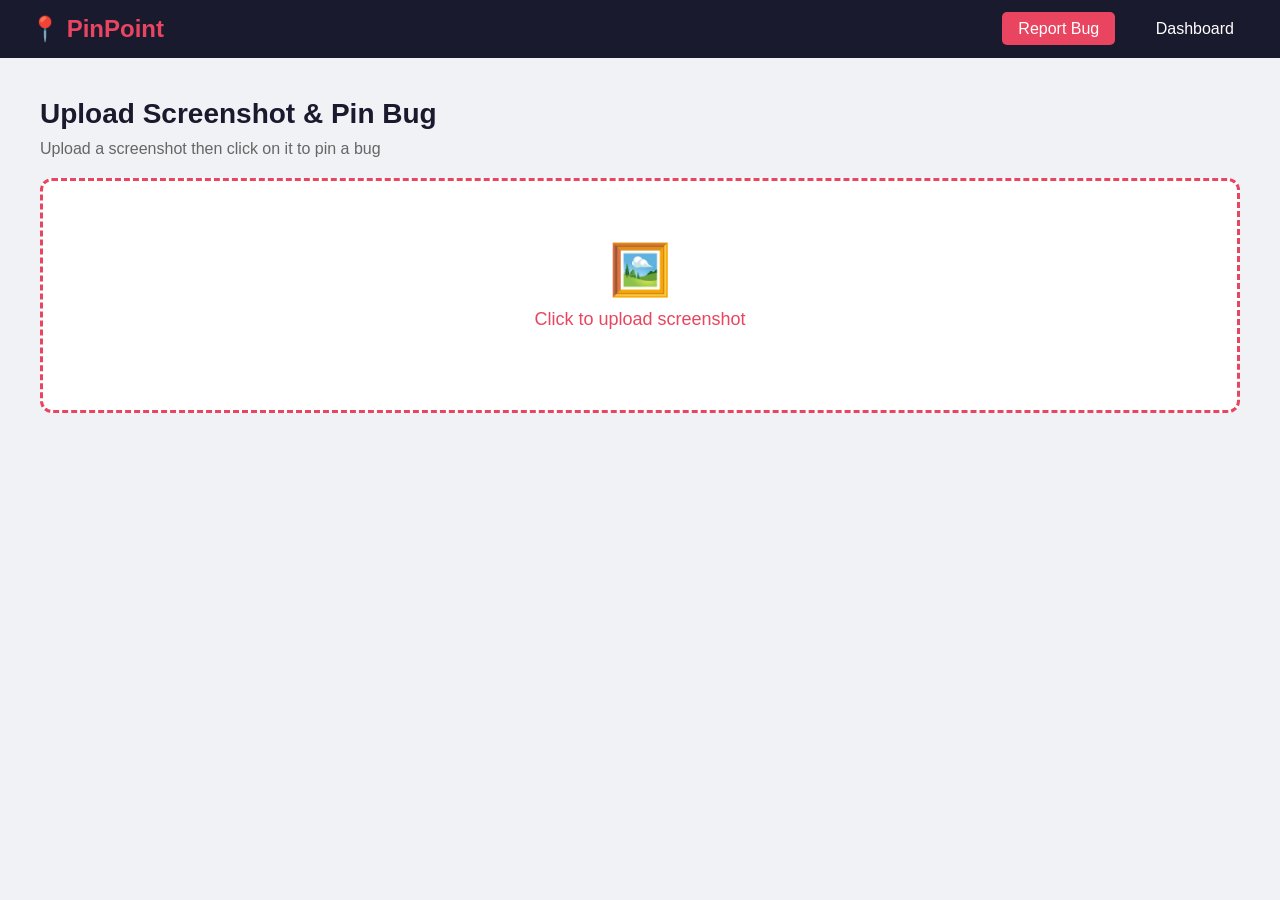
<file: frontend/index.html>
<!DOCTYPE html>
<html lang="en">
<head>
    <meta charset="UTF-8">
    <meta name="viewport" content="width=device-width, initial-scale=1.0">
    <title>PinPoint — Visual Bug Tracker</title>
    <link rel="stylesheet" href="style.css">
</head>
<body>

    <!-- Header -->
    <header>
        <div class="logo">📍 PinPoint</div>
        <nav>
            <a href="index.html" class="active">Report Bug</a>
            <a href="dashboard.html">Dashboard</a>
        </nav>
    </header>

    <!-- Main -->
    <main>
        <div class="upload-section">
            <h2>Upload Screenshot & Pin Bug</h2>
            <p>Upload a screenshot then click on it to pin a bug</p>

            <!-- Upload Box -->
            <div class="upload-box" id="uploadBox">
                <input type="file" id="fileInput" accept="image/*" hidden>
                <div id="uploadPrompt" onclick="document.getElementById('fileInput').click()">
                    <span>🖼️</span>
                    <p>Click to upload screenshot</p>
                </div>
            </div>

            <!-- Canvas for annotation -->
            <div class="canvas-container" id="canvasContainer" style="display:none">
                <canvas id="annotationCanvas"></canvas>
            </div>
        </div>
    </main>

    <!-- Bug Form Popup -->
    <div class="popup-overlay" id="popupOverlay" style="display:none">
        <div class="popup">
            <h3>📍 Pin Bug Here</h3>
            <input type="text" id="bugTitle" placeholder="Bug Title" />
            <textarea id="bugDescription" placeholder="Describe the bug..."></textarea>
            <input type="text" id="assignedTo" placeholder="Assign to (developer name)" />
            <div class="popup-buttons">
                <button onclick="saveBug()">Save Bug</button>
                <button onclick="closePopup()" class="cancel">Cancel</button>
            </div>
        </div>
    </div>

    <script src="app.js"></script>
</body>
</html>
</file>
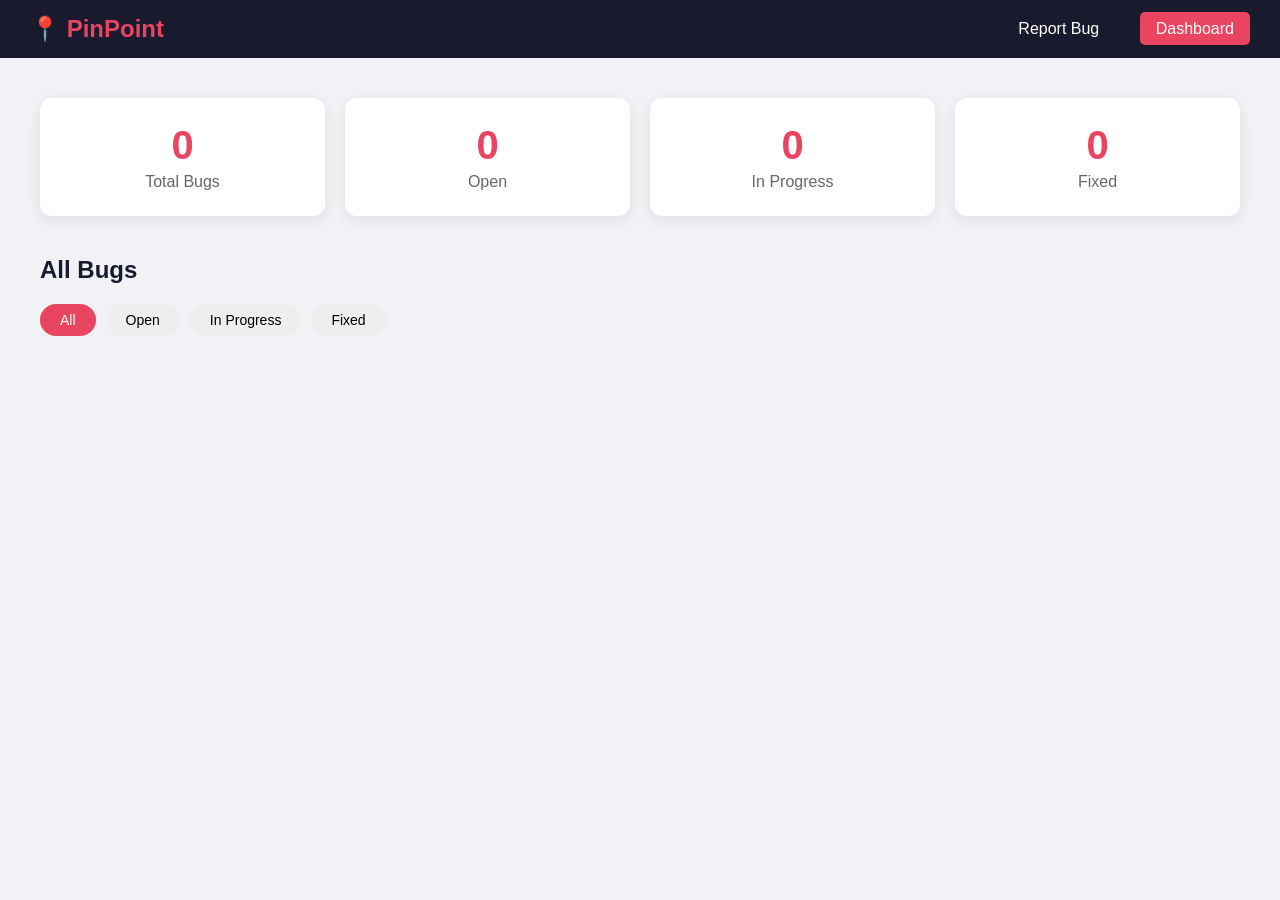
<file: frontend/dashboard.html>
<!DOCTYPE html>
<html lang="en">
<head>
    <meta charset="UTF-8">
    <meta name="viewport" content="width=device-width, initial-scale=1.0">
    <title>PinPoint — Dashboard</title>
    <link rel="stylesheet" href="style.css">
    <style>
        .dashboard-container {
            padding: 40px;
        }

        .stats {
            display: flex;
            gap: 20px;
            margin-bottom: 40px;
        }

        .stat-card {
            background: #fff;
            padding: 25px;
            border-radius: 12px;
            flex: 1;
            text-align: center;
            box-shadow: 0 4px 15px rgba(0,0,0,0.08);
        }

        .stat-card h3 {
            font-size: 40px;
            color: #e94560;
        }

        .stat-card p {
            color: #666;
            margin-top: 5px;
        }

        .bugs-section h2 {
            font-size: 24px;
            margin-bottom: 20px;
            color: #1a1a2e;
        }

        .filter-buttons {
            display: flex;
            gap: 10px;
            margin-bottom: 20px;
        }

        .filter-buttons button {
            padding: 8px 20px;
            border: none;
            border-radius: 20px;
            cursor: pointer;
            background: #eee;
            font-size: 14px;
            transition: 0.3s;
        }

        .filter-buttons button.active,
        .filter-buttons button:hover {
            background: #e94560;
            color: #fff;
        }

        .bug-card {
            background: #fff;
            padding: 20px;
            border-radius: 12px;
            margin-bottom: 15px;
            box-shadow: 0 4px 15px rgba(0,0,0,0.08);
            display: flex;
            justify-content: space-between;
            align-items: center;
        }

        .bug-info h4 {
            font-size: 18px;
            color: #1a1a2e;
            margin-bottom: 5px;
        }

        .bug-info p {
            color: #666;
            font-size: 14px;
        }

        .bug-actions {
            display: flex;
            gap: 10px;
            align-items: center;
        }

        .status-badge {
            padding: 5px 15px;
            border-radius: 20px;
            font-size: 12px;
            font-weight: bold;
        }

        .OPEN { background: #fff0f3; color: #e94560; }
        .IN_PROGRESS { background: #fff8e1; color: #f59e0b; }
        .FIXED { background: #f0fff4; color: #10b981; }

        .action-btn {
            padding: 8px 15px;
            border: none;
            border-radius: 8px;
            cursor: pointer;
            font-size: 13px;
            transition: 0.3s;
        }

        .progress-btn { background: #f59e0b; color: #fff; }
        .fix-btn { background: #10b981; color: #fff; }
        .delete-btn { background: #ef4444; color: #fff; }

        .no-bugs {
            text-align: center;
            padding: 60px;
            color: #666;
            font-size: 18px;
        }
    </style>
</head>
<body>

    <header>
        <div class="logo">📍 PinPoint</div>
        <nav>
            <a href="index.html">Report Bug</a>
            <a href="dashboard.html" class="active">Dashboard</a>
        </nav>
    </header>

    <div class="dashboard-container">

        <!-- Stats -->
        <div class="stats">
            <div class="stat-card">
                <h3 id="totalCount">0</h3>
                <p>Total Bugs</p>
            </div>
            <div class="stat-card">
                <h3 id="openCount">0</h3>
                <p>Open</p>
            </div>
            <div class="stat-card">
                <h3 id="progressCount">0</h3>
                <p>In Progress</p>
            </div>
            <div class="stat-card">
                <h3 id="fixedCount">0</h3>
                <p>Fixed</p>
            </div>
        </div>

        <!-- Bugs List -->
        <div class="bugs-section">
            <h2>All Bugs</h2>

            <div class="filter-buttons">
                <button class="active" onclick="filterBugs('ALL', this)">All</button>
                <button onclick="filterBugs('OPEN', this)">Open</button>
                <button onclick="filterBugs('IN_PROGRESS', this)">In Progress</button>
                <button onclick="filterBugs('FIXED', this)">Fixed</button>
            </div>

            <div id="bugsList"></div>
        </div>
    </div>

    <script>
        let allBugs = [];

        // Load bugs on page load
        async function loadBugs() {
            try {
                const response = await fetch('http://localhost:8080/api/bugs');
                allBugs = await response.json();
                updateStats();
                renderBugs(allBugs);
            } catch (error) {
                console.error('Error loading bugs:', error);
            }
        }

        // Update stats
        function updateStats() {
            document.getElementById('totalCount').textContent = allBugs.length;
            document.getElementById('openCount').textContent = allBugs.filter(b => b.status === 'OPEN').length;
            document.getElementById('progressCount').textContent = allBugs.filter(b => b.status === 'IN_PROGRESS').length;
            document.getElementById('fixedCount').textContent = allBugs.filter(b => b.status === 'FIXED').length;
        }

        // Render bugs
        function renderBugs(bugs) {
            const list = document.getElementById('bugsList');
            if (bugs.length === 0) {
                list.innerHTML = '<div class="no-bugs">🎉 No bugs found!</div>';
                return;
            }
            list.innerHTML = bugs.map(bug => `
                <div class="bug-card">
                    <div class="bug-info">
                        <h4>${bug.title}</h4>
                        <p>${bug.description || 'No description'} • Assigned to: <b>${bug.assignedTo || 'Unassigned'}</b></p>
                    </div>
                    <div class="bug-actions">
                        <span class="status-badge ${bug.status}">${bug.status}</span>
                        ${bug.status === 'OPEN' ? `<button class="action-btn progress-btn" onclick="updateStatus(${bug.id}, 'IN_PROGRESS')">In Progress</button>` : ''}
                        ${bug.status === 'IN_PROGRESS' ? `<button class="action-btn fix-btn" onclick="updateStatus(${bug.id}, 'FIXED')">Mark Fixed</button>` : ''}
                        <button class="action-btn delete-btn" onclick="deleteBug(${bug.id})">Delete</button>
                    </div>
                </div>
            `).join('');
        }

        // Filter bugs
        function filterBugs(status, btn) {
            document.querySelectorAll('.filter-buttons button').forEach(b => b.classList.remove('active'));
            btn.classList.add('active');
            if (status === 'ALL') renderBugs(allBugs);
            else renderBugs(allBugs.filter(b => b.status === status));
        }

        // Update status
        async function updateStatus(id, status) {
            await fetch(`http://localhost:8080/api/bugs/${id}/status?status=${status}`, {
                method: 'PUT'
            });
            loadBugs();
        }

        // Delete bug
        async function deleteBug(id) {
            if (confirm('Delete this bug?')) {
                await fetch(`http://localhost:8080/api/bugs/${id}`, {
                    method: 'DELETE'
                });
                loadBugs();
            }
        }

        loadBugs();
    </script>
</body>
</html>
</file>
<file: frontend/style.css>
* {
    margin: 0;
    padding: 0;
    box-sizing: border-box;
    font-family: 'Segoe UI', sans-serif;
}

body {
    background: #f0f2f5;
    color: #333;
}

/* Header */
header {
    background: #1a1a2e;
    padding: 15px 30px;
    display: flex;
    justify-content: space-between;
    align-items: center;
}

.logo {
    color: #e94560;
    font-size: 24px;
    font-weight: bold;
}

nav a {
    color: #fff;
    text-decoration: none;
    margin-left: 20px;
    padding: 8px 16px;
    border-radius: 5px;
    transition: 0.3s;
}

nav a:hover, nav a.active {
    background: #e94560;
}

/* Main */
main {
    padding: 40px;
}

.upload-section h2 {
    font-size: 28px;
    margin-bottom: 10px;
    color: #1a1a2e;
}

.upload-section p {
    color: #666;
    margin-bottom: 20px;
}

/* Upload Box */
.upload-box {
    border: 3px dashed #e94560;
    border-radius: 12px;
    padding: 60px;
    text-align: center;
    cursor: pointer;
    background: #fff;
    transition: 0.3s;
}

.upload-box:hover {
    background: #fff0f3;
}

.upload-box span {
    font-size: 50px;
}

.upload-box p {
    margin-top: 10px;
    font-size: 18px;
    color: #e94560;
}

/* Canvas */
.canvas-container {
    margin-top: 20px;
    border-radius: 12px;
    overflow: hidden;
    box-shadow: 0 4px 20px rgba(0,0,0,0.1);
}

#annotationCanvas {
    cursor: crosshair;
    display: block;
}

/* Popup */
.popup-overlay {
    position: fixed;
    top: 0;
    left: 0;
    width: 100%;
    height: 100%;
    background: rgba(0,0,0,0.5);
    display: flex;
    justify-content: center;
    align-items: center;
    z-index: 1000;
}

.popup {
    background: #fff;
    padding: 30px;
    border-radius: 12px;
    width: 400px;
    box-shadow: 0 10px 40px rgba(0,0,0,0.2);
}

.popup h3 {
    margin-bottom: 20px;
    color: #1a1a2e;
    font-size: 20px;
}

.popup input, .popup textarea {
    width: 100%;
    padding: 12px;
    margin-bottom: 15px;
    border: 2px solid #eee;
    border-radius: 8px;
    font-size: 14px;
    outline: none;
    transition: 0.3s;
}

.popup input:focus, .popup textarea:focus {
    border-color: #e94560;
}

.popup textarea {
    height: 100px;
    resize: none;
}

.popup-buttons {
    display: flex;
    gap: 10px;
}

.popup-buttons button {
    flex: 1;
    padding: 12px;
    border: none;
    border-radius: 8px;
    cursor: pointer;
    font-size: 16px;
    background: #e94560;
    color: #fff;
    transition: 0.3s;
}

.popup-buttons button:hover {
    background: #c73652;
}

.popup-buttons button.cancel {
    background: #eee;
    color: #333;
}

.popup-buttons button.cancel:hover {
    background: #ddd;
}
</file>
